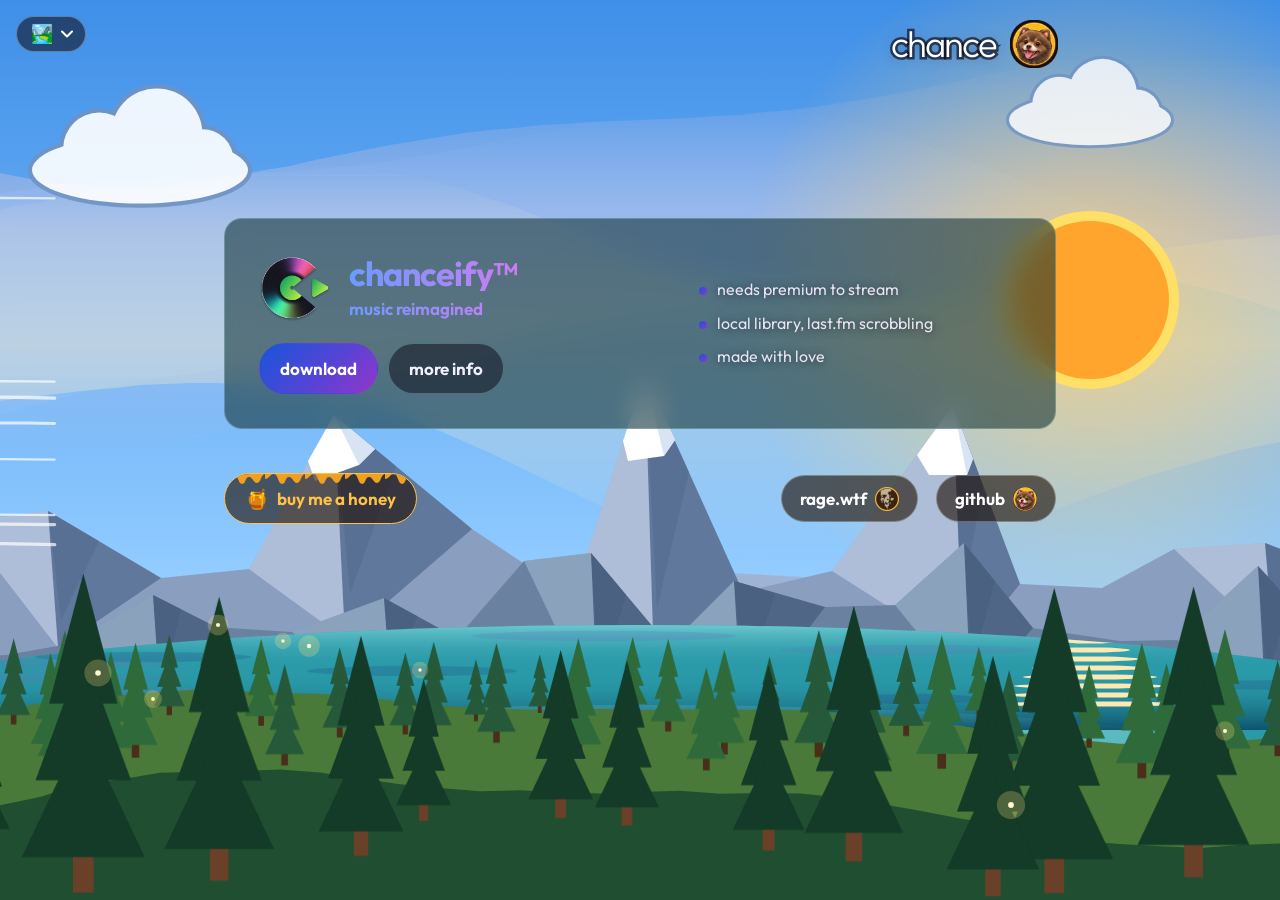
<file: index.html>
<!doctype html>
<html lang="en">
<head>
<meta charset="utf-8">
<meta name="viewport" content="width=device-width, initial-scale=1">
<title>chance</title>
<meta name="description" content="chance">
<meta property="og:type" content="website">
<meta property="og:title" content="chance">
<meta property="og:url" content="https://madlygeeked.github.io/">
<meta property="og:image" content="https://madlygeeked.github.io/assets/social.png?v=2">
<meta property="og:image:width" content="1280"><meta property="og:image:height" content="640">
<meta name="twitter:card" content="summary_large_image">
<meta name="twitter:image" content="https://madlygeeked.github.io/assets/social.png?v=2">
<meta name="theme-color" content="#0a0914">
<link rel="icon" type="image/png" href="assets/favicon.png?v=3">
<link rel="preconnect" href="https://fonts.googleapis.com"><link rel="preconnect" href="https://fonts.gstatic.com" crossorigin><link rel="stylesheet" href="https://fonts.googleapis.com/css2?family=Outfit:wght@100..900&display=swap">
<script>document.documentElement.style.background="#ffb070"</script>
<link rel="stylesheet" href="style.css?v=27">
</head>
<body class="hdr-right scenic">
<canvas id="flow" aria-hidden="true" style="position:fixed;left:0;right:0;bottom:0;width:100%;height:34vh;z-index:-1;pointer-events:none"></canvas>
<div id="app"></div>
<script src="chrome.js?v=28"></script>
<script src="themes.js?v=28"></script>
<script src="app.js?v=28"></script>
</body>
</html>
</file>
<file: style.css>
/* madgeeked shared look. Used by the main site and by every project's docs site. */
:root {
  --bg: #0a0914; --panel: rgba(18, 17, 31, .72); --panel-solid: #12111f; --line: #2a2842; --text: #f1f0fb; --dim: #a3a1bd;
  --blue: #1855da; --indigo: #5544d5; --purple: #9535ca;
  --grad: linear-gradient(135deg, #1855da, #5544d5 55%, #9535ca);
  --accent: #8b97ff; --honey: #ffc247;
  --display: "Outfit", "Helvetica Neue", Arial, system-ui, sans-serif;
  --body: "Outfit", "Helvetica Neue", Arial, system-ui, sans-serif;
}
* { box-sizing: border-box; }
html { color-scheme: dark; }
body { margin: 0; min-height: 100vh; background: radial-gradient(900px 500px at 15% 0%, rgba(85,68,213,.16), transparent 70%), radial-gradient(800px 500px at 100% 100%, rgba(149,53,202,.14), transparent 70%), var(--bg); background-attachment: fixed; color: var(--text); font: 17px/1.6 var(--body); -webkit-font-smoothing: antialiased; }
a { color: inherit; }
a:focus-visible, button:focus-visible { outline: 3px solid var(--accent); outline-offset: 3px; border-radius: 6px; }
.wrap { max-width: 880px; margin: 0 auto; padding: 0 24px; position: relative; }
.gh { display: inline-flex; align-items: center; gap: 8px; }
.gh svg { width: 18px; height: 18px; fill: currentColor; }

/* The visualizer lives behind the whole page. */
#flow { position: fixed; left: 0; right: 0; bottom: 0; width: 100%; height: 34vh; z-index: -1; pointer-events: none; display: block; }

/* Name and logo: four places, switched by body class (hdr-left, hdr-right, hdr-center, hdr-hero). */
.top { display: flex; align-items: center; gap: 16px; padding: 22px 0; --hs: 56px; --hl: 44px; }
.top a.brand { display: inline-flex; align-items: center; gap: 16px; text-decoration: none; color: inherit; }
.top img { width: var(--hl); height: auto; flex: none; }
.brandname { font-family: var(--namefont, var(--display)); font-weight: var(--namew, 800); font-size: calc(var(--ns, 1) * var(--hs)); line-height: .95; letter-spacing: var(--nametrack, -.045em); margin: 0; }
body.hdr-left .top { justify-content: flex-start; }
body.hdr-right .top { justify-content: flex-end; }
body.hdr-center .top { justify-content: center; --hs: 72px; --hl: 60px; }
body.hdr-hero .top { justify-content: flex-start; padding: 64px 0 28px; --hs: min(88px, 14vw); --hl: clamp(56px, 11vw, 92px); gap: 22px; }
body.hdr-hero .top a.brand { gap: 22px; }
.spacer { height: clamp(24px, 12vh, 120px); }
body.hdr-hero .spacer { height: clamp(24px, 14vh, 150px); }

section { padding: 22px 0 8px; }
.project { display: grid; gap: 22px; background: var(--panel); -webkit-backdrop-filter: blur(14px); backdrop-filter: blur(14px); border: 1px solid var(--line); border-radius: 18px; padding: 28px; align-items: center; }
.project .head { display: flex; align-items: center; gap: 18px; }
.project .head img { width: 72px; height: 72px; flex: none; }
.project h2 { font: 700 34px/1.05 var(--display); letter-spacing: -.03em; margin: 0; background: linear-gradient(90deg, #6b9bff, #cf7bf5); -webkit-background-clip: text; background-clip: text; color: transparent; }
.tag { margin: 4px 0 0; font-weight: 650; background: linear-gradient(90deg, #6b9bff, #cf7bf5); -webkit-background-clip: text; background-clip: text; color: transparent; }
.facts { list-style: none; padding: 0; margin: 0; display: grid; gap: 8px; color: var(--dim); font-size: 16px; }
.facts li::before { content: ""; display: inline-block; width: 8px; height: 8px; border-radius: 50%; background: var(--grad); margin-right: 10px; }
.actions { display: flex; flex-wrap: wrap; align-items: center; gap: 10px; margin-top: 18px; }
.btn { display: inline-block; text-decoration: none; font-weight: 650; padding: 11px 20px; border-radius: 999px; border: 1px solid var(--line); background: rgba(10, 9, 20, .35); color: var(--text); transition: border-color .15s, filter .15s; }
.btn:hover { border-color: var(--accent); }
.btn.primary { background: var(--grad); color: #fff; border-color: transparent; }
.btn.primary:hover { filter: brightness(1.12); }
.btn.big { font-size: 20px; padding: 16px 34px; }
.btn.honey { border-color: var(--honey); color: var(--honey); }
.btn.honey:hover { background: rgba(255, 194, 71, .12); }

.more { display: flex; flex-wrap: wrap; align-items: center; justify-content: space-between; gap: 16px; padding: 36px 0 64px; }
.socials { display: flex; flex-wrap: wrap; gap: 18px; }
.socials a { color: var(--dim); text-decoration: none; }
.socials a:hover { color: var(--text); }
@media (min-width: 720px) { .project { grid-template-columns: 1.3fr 1fr; padding: 34px; } }

/* Scenic backgrounds (themes.js). Every theme gets an outline on the name and logo so they read on any scene. */
#scene { position: fixed; inset: 0; z-index: -2; background: #ffb070; overflow: hidden; }
.mgs { position: absolute; inset: 0; overflow: hidden; transition: opacity .6s ease; pointer-events: none; }
.mgs img { max-width: none; display: block; }
body.scenic, body.scenic-docs { background: transparent; }
body.scenic #flow { display: none; }
body.scenic-docs #flow { opacity: .85; }
body[data-theme="honey"] { --panel: rgba(50, 24, 6, .55); --line: rgba(255, 220, 160, .28); }
body[data-theme="autumn"] { --panel: rgba(50, 22, 8, .55); --line: rgba(255, 210, 150, .28); }
body[data-theme="golden"] { --panel: rgba(40, 10, 20, .55); --line: rgba(255, 200, 170, .28); }
body[data-theme="lake-teal"] { --panel: rgba(8, 40, 44, .55); --line: rgba(170, 235, 235, .3); }
body[data-theme="chanceify"] { --panel: rgba(20, 8, 40, .62); --line: rgba(200, 170, 255, .28); }
body[data-theme] .brandname { color: #fff; -webkit-text-stroke: 5px rgba(12, 8, 20, .65); paint-order: stroke fill; text-shadow: 0 2px 14px rgba(0, 0, 0, .3); }
body[data-theme] .top .brand img { filter: drop-shadow(2px 0 0 #1a0f08) drop-shadow(-2px 0 0 #1a0f08) drop-shadow(0 2px 0 #1a0f08) drop-shadow(0 -2px 0 #1a0f08); }
body[data-theme] .btn.honey { background: rgba(30, 16, 4, .62); }
body[data-theme] .btn { background: rgba(10, 9, 20, .5); }
body[data-theme] .btn.primary { background: var(--grad); }
body[data-theme] .facts, body[data-theme] .socials a { color: #e8e3f5; }
body[data-theme] .socials a { text-shadow: 0 1px 6px rgba(0, 0, 0, .6); }
.themes { position: fixed; top: 16px; left: 16px; z-index: 5; }
.themes button { font: 500 15px/1 var(--body); color: #fff; background: rgba(12, 8, 20, .55); border: 1px solid rgba(255, 255, 255, .3); border-radius: 999px; cursor: pointer; -webkit-backdrop-filter: blur(8px); backdrop-filter: blur(8px); }
.themes button:hover { border-color: #fff; }
.themes .tbtn { display: inline-flex; align-items: center; gap: 8px; padding: 8px 12px 8px 14px; }
.themes .em { font-size: 18px; line-height: 1; }
.themes .ar svg { width: 12px; height: 8px; display: block; transition: transform .2s; }
.themes.open .ar svg { transform: rotate(180deg); }
.tmenu { margin-top: 8px; display: flex; flex-direction: column; gap: 6px; align-items: flex-start; }
.tmenu[hidden] { display: none; }
.tmenu button { display: inline-flex; align-items: center; justify-content: center; padding: 8px 14px; }
.tmenu button[aria-current="true"] { box-shadow: 0 0 0 2px rgba(255, 255, 255, .9); }
@media (hover: none) { [data-hover-theme] { -webkit-touch-callout: none; -webkit-user-select: none; user-select: none; } }
.top a.brand { flex-direction: row-reverse; }
body[data-theme] .socials a { background: rgba(30, 16, 4, .62); border: 1px solid rgba(255, 255, 255, .28); border-radius: 999px; padding: 9px 18px; font-weight: 650; color: #fff; text-shadow: none; }
body[data-theme] .socials a:hover { border-color: #fff; }

/* one font everywhere, readable on any device */
html { -webkit-text-size-adjust: 100%; text-size-adjust: 100%; }
body, button, input, select, textarea, a { font-family: var(--body); }
body { text-rendering: optimizeLegibility; font-synthesis: none; }
.facts, .doc table, .shots figcaption, .foot, .nav { min-height: 0; }
body[data-theme] .facts, body[data-theme] .doc p, body[data-theme] .doc li { text-shadow: 0 1px 8px rgba(0, 0, 0, .55); }
@media (max-width: 600px) { body { font-size: 16px; } .facts { font-size: 15px; } }

/* buy me a honey: honey pours over the button on hover */
.btn.honey { position: relative; overflow: hidden; isolation: isolate; display: inline-flex; align-items: center; gap: 8px; }
.btn.honey .hn { font-size: 1.15em; line-height: 1; display: inline-block; }
.btn.honey .hd { position: absolute; left: 0; right: 0; top: 0; height: 100%; z-index: -1; background: linear-gradient(#ffcf47, #f0a020); transform: translateY(-112%); transition: transform .75s cubic-bezier(.45, .05, .25, 1); pointer-events: none; }
.btn.honey .hd::after { content: ""; position: absolute; left: 0; right: 0; top: 100%; height: 16px; background: url("data:image/svg+xml,%3Csvg xmlns='http://www.w3.org/2000/svg' width='40' height='16' viewBox='0 0 40 16'%3E%3Cpath d='M0 0h40v6c-4 0-4 9-8 9s-4-6-8-6-3 7-7 7-4-10-8-10-5 5-9 5z' fill='%23f0a020'/%3E%3C/svg%3E") repeat-x; }
.btn.honey:hover .hd, .btn.honey:focus-visible .hd { transform: translateY(0); }
.btn.honey:hover, .btn.honey:focus-visible { color: #3a1e04; border-color: #ffcf47; }
.btn.honey .hn { transition: transform .4s .2s; }
.btn.honey:hover .hn { transform: translateY(-1px) rotate(-12deg) scale(1.15); }

/* github: the icon pops and shakes */
.socials a.gh { display: inline-flex; align-items: center; gap: 8px; }
.socials a.gh svg { width: 18px; height: 18px; fill: currentColor; transition: transform .2s; }
.socials a.gh img { width: 24px; height: 24px; border-radius: 6px; object-fit: cover; transition: transform .2s; }
.socials a.gh:hover svg, .socials a.gh:focus-visible svg, .socials a.gh:hover img, .socials a.gh:focus-visible img { animation: ghpop .7s ease both; }
@keyframes ghpop { 0% { transform: scale(1) rotate(0); } 20% { transform: scale(1.5) rotate(-14deg); } 35% { transform: scale(1.5) rotate(12deg); } 50% { transform: scale(1.5) rotate(-10deg); } 65% { transform: scale(1.5) rotate(8deg); } 80% { transform: scale(1.5) rotate(-4deg); } 100% { transform: scale(1.4) rotate(0); } }
@media (prefers-reduced-motion: reduce) { .btn.honey .hd { transition: none; } .socials a.gh:hover svg { animation: none; transform: scale(1.3); } }

/* bear next to every link to madgeeked / chance */
a.bearlink { white-space: nowrap; }
a.bearlink img { width: 1.35em; height: 1.35em; vertical-align: -.38em; margin-left: .4em; border-radius: 5px; object-fit: cover; }

/* phones: the chanceify card is a small row instead of a big block */
@media (max-width: 600px) {
  .project { gap: 10px; padding: 14px 16px; border-radius: 16px; grid-template-columns: 1fr; }
  .project > div:first-child { display: flex; flex-direction: column; gap: 10px; }
  .project .head { gap: 12px; min-width: 0; }
  .project .head img { width: 44px; height: 44px; }
  .project h2 { font-size: 22px; }
  .project .tag { margin-top: 2px; font-size: 13px; }
  .project .actions { margin-top: 0; gap: 8px; flex-wrap: nowrap; }
  .project .btn { padding: 8px 16px; font-size: 14px; flex: 1; text-align: center; }
  .project .facts { display: none; }
}
</file>
